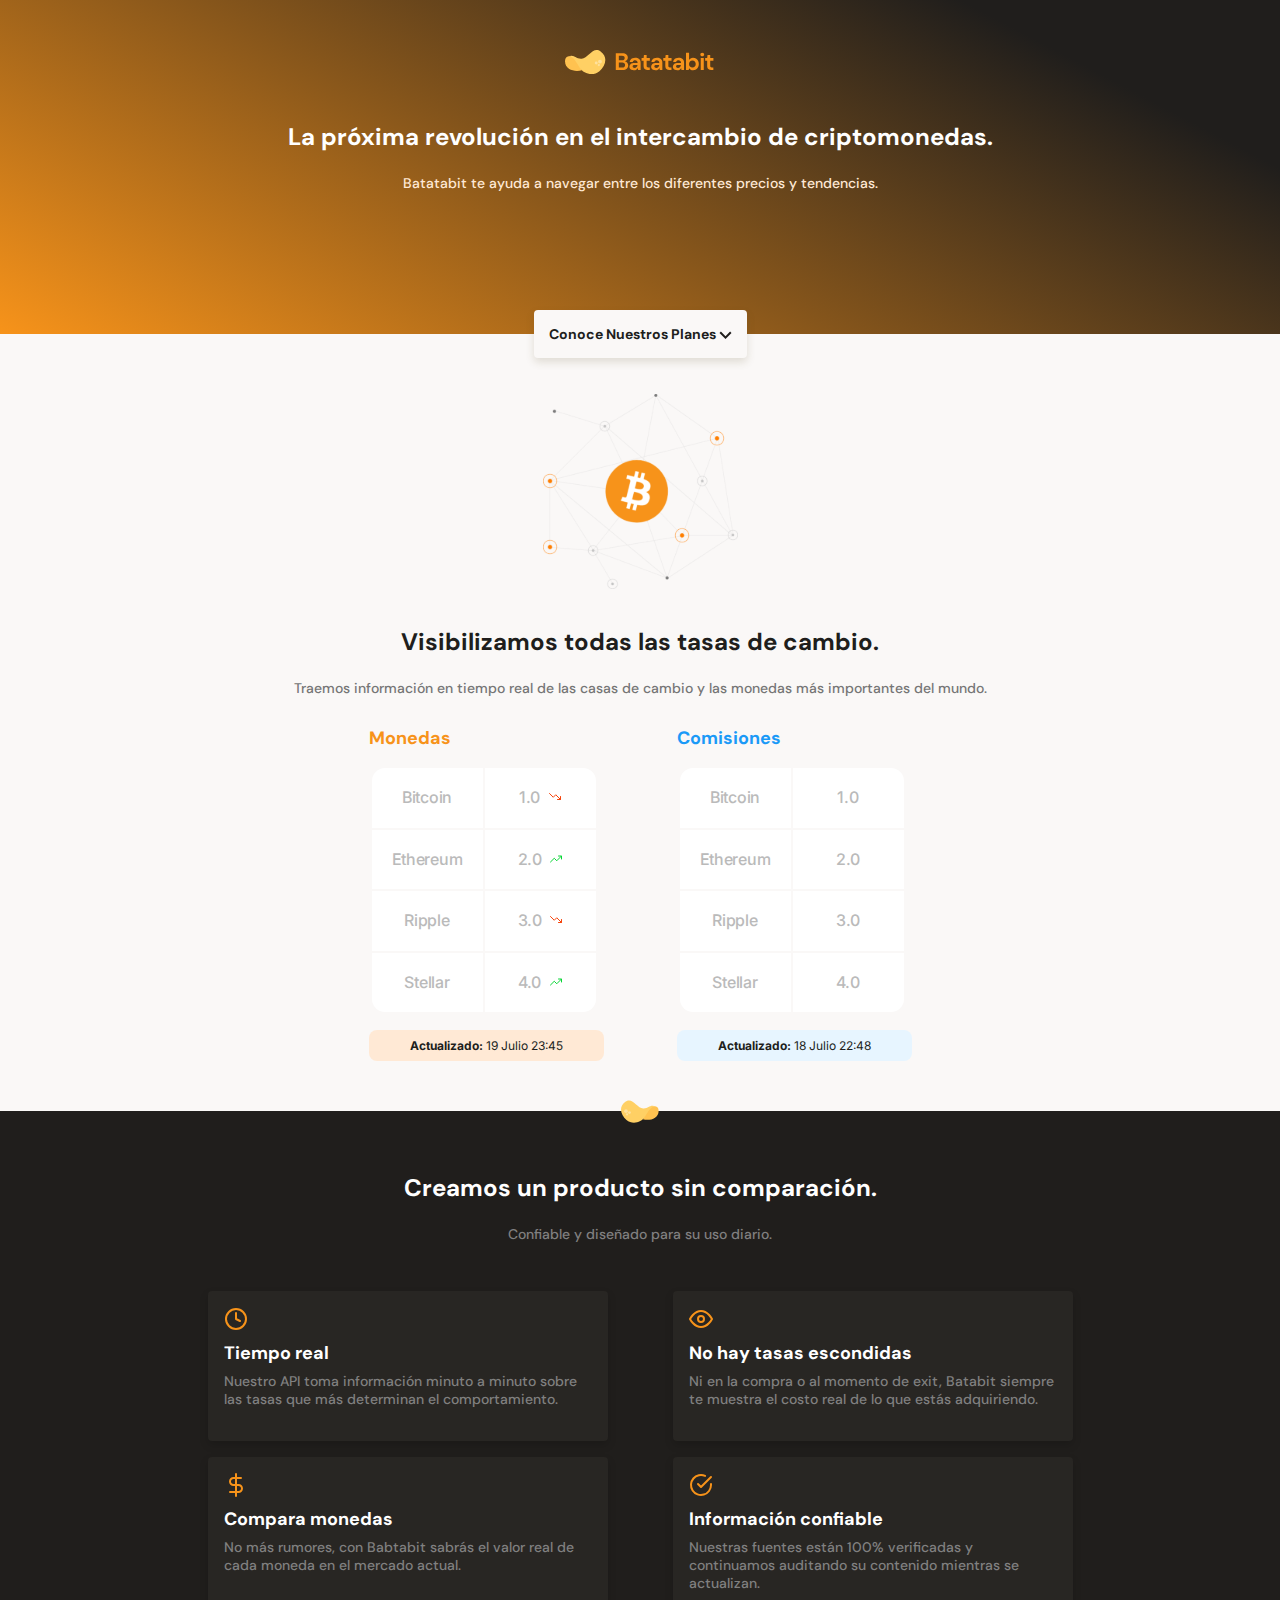
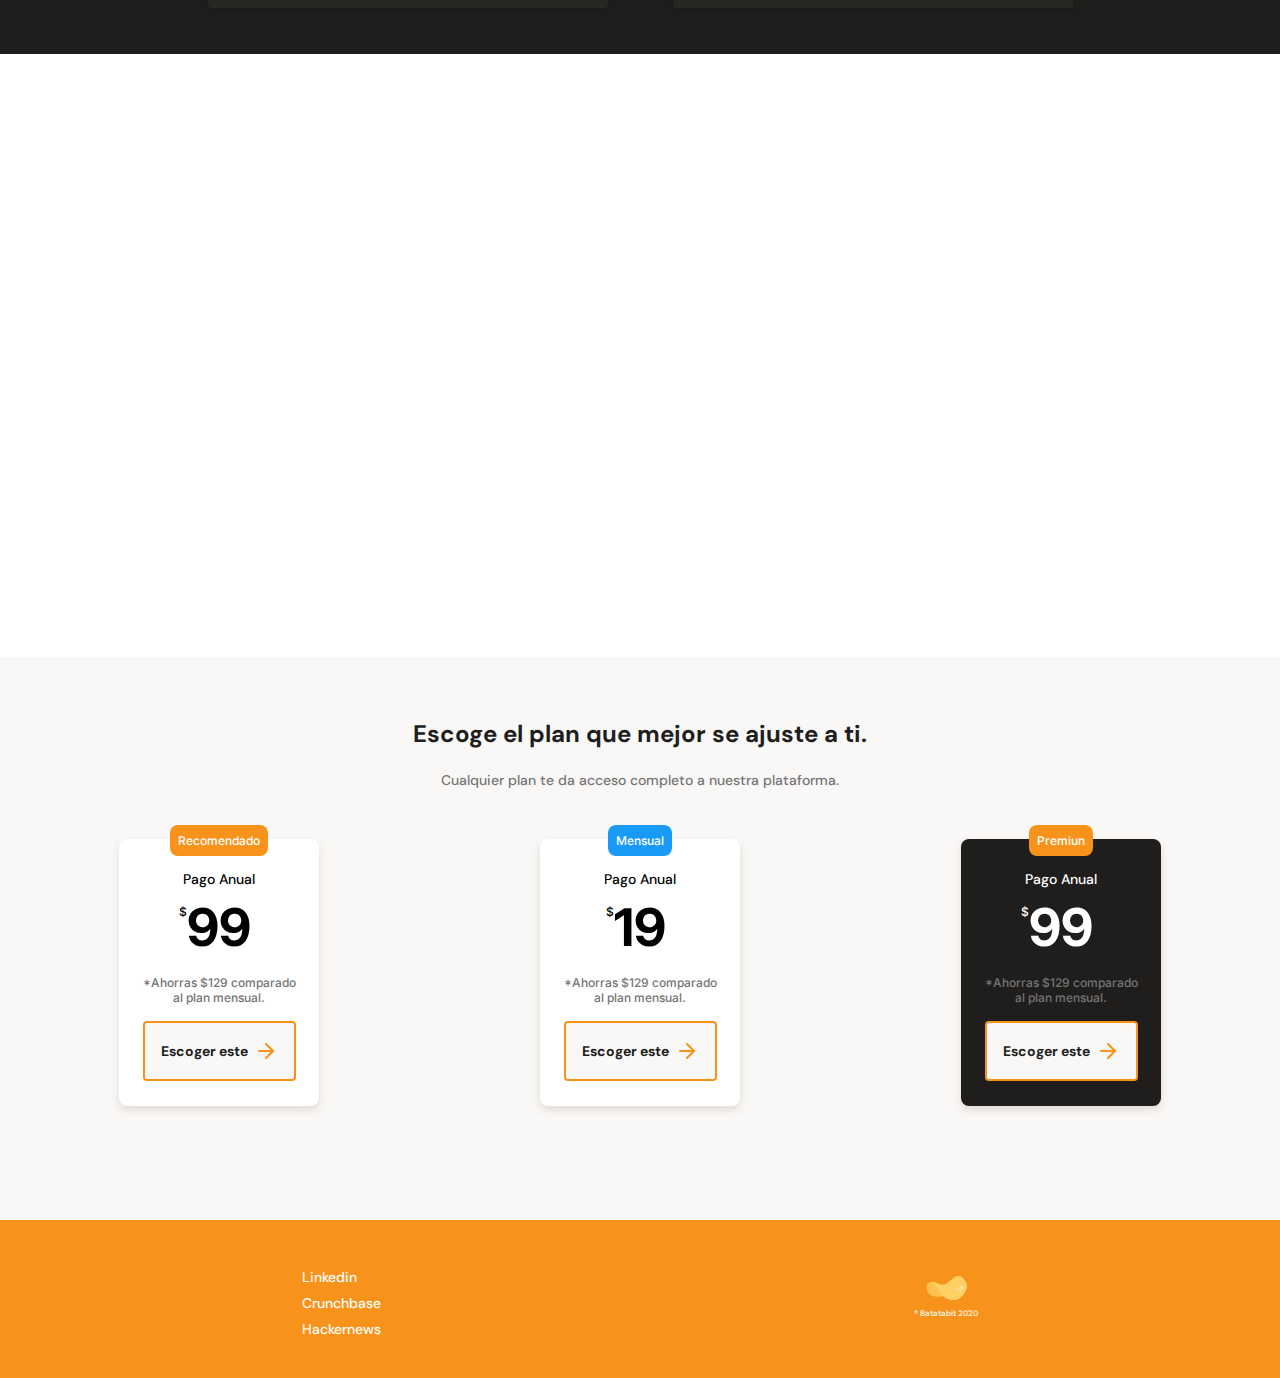
<file: index.html>
<!DOCTYPE html>
<html lang="es">
  <head>
    <meta charset="UTF-8" />
    <meta http-equiv="X-UA-Compatible" content="IE=edge" />
    <meta name="viewport" content="width=device-width, initial-scale=1.0" />
    <link rel="stylesheet" href="styles/movil.css" />
    <link rel="stylesheet" href="styles/tablet.css" media="(min-width:930px)" />
    <link rel="preconnect" href="https://fonts.gstatic.com" />
    <link
      href="https://fonts.googleapis.com/css2?family=DM+Sans:wght@400;500;700&family=Inter:wght@300;500&display=swap"
      rel="stylesheet"
    />
    <title>Movil First</title>
  </head>
  <body>
    <header>
      <img class="logo" src="assets/img/logo.svg" alt="" />
      <div class="header__text__container">
        <h1 class="header__titulo">
          La próxima revolución en el intercambio de criptomonedas.
        </h1>
        <p class="header__description">
          Batatabit te ayuda a navegar entre los diferentes precios y
          tendencias.
        </p>
        <a class="header__conoce" href="#planes">
          Conoce Nuestros Planes
          <img src="assets/icons/down-arrow.svg" />
        </a>
      </div>
    </header>
    <main>
      <section class="tasas">
        <img class="tasas__logo" src="assets/img/Bitcoin.svg" alt="" />
        <h2>Visibilizamos todas las tasas de cambio.</h2>
        <p class="tasas__descripcion">
          Traemos información en tiempo real de las casas de cambio y las
          monedas más importantes del mundo.
        </p>
        <section class="tablas__informativas">
          <div class="tabla__monedas">
            <h3 class="tabla__monedas__title">Monedas</h3>
            <table>
              <tr>
                <td class="top__left">Bitcoin</td>
                <td class="tabla__tendencia__precio__icono top__right">
                  1.0 <img src="assets/icons/trending-down.svg" alt="" />
                </td>
              </tr>
              <tr>
                <td>Ethereum</td>
                <td class="tabla__tendencia__precio__icono">
                  2.0 <img src="assets/icons/trending-up.svg" alt="" />
                </td>
              </tr>
              <tr>
                <td>Ripple</td>
                <td class="tabla__tendencia__precio__icono">
                  3.0 <img src="assets/icons/trending-down.svg" alt="" />
                </td>
              </tr>
              <tr>
                <td class="botom__left">Stellar</td>
                <td class="tabla__tendencia__precio__icono botom__right">
                  4.0 <img src="assets/icons/trending-up.svg" alt="" />
                </td>
              </tr>
            </table>
            <p class="tabla__aviso"><b> Actualizado: </b>19 Julio 23:45</p>
          </div>
          <div class="tabla__comisiones">
            <h3 class="tabla__comisiones__title">Comisiones</h3>
            <table>
              <tr>
                <td class="top__left">Bitcoin</td>
                <td class="tabla__tendencia__precio__icono top__right">1.0</td>
              </tr>
              <tr>
                <td>Ethereum</td>
                <td class="tabla__tendencia__precio__icono">2.0</td>
              </tr>
              <tr>
                <td>Ripple</td>
                <td class="tabla__tendencia__precio__icono">3.0</td>
              </tr>
              <tr>
                <td class="botom__left">Stellar</td>
                <td class="tabla__tendencia__precio__icono botom__right">
                  4.0
                </td>
              </tr>
            </table>
            <p class="tabla__aviso"><b> Actualizado: </b>18 Julio 22:48</p>
          </div>
        </section>
      </section>
      <section class="beneficios">
        <img
          class="beneficios__header__img"
          src="assets/icons/batata.svg"
          alt=""
        />
        <h2 class="beneficios__titulo">Creamos un producto sin comparación.</h2>
        <p class="beneficios__descripcion">
          Confiable y diseñado para su uso diario.
        </p>
        <div class="beneficios__cards__container">
          <div class="beneficios__card">
            <img
              class="beneficios__card__icon"
              src="assets/icons/clock.svg"
              alt=""
            />
            <h3 class="beneficios__card_titulo">Tiempo real</h3>
            <p class="beneficios__card__descripcion">
              Nuestro API toma información minuto a minuto sobre las tasas que
              más determinan el comportamiento.
            </p>
          </div>
          <div class="beneficios__card">
            <img
              class="beneficios__card__icon"
              src="assets/icons/eye.svg"
              alt=""
            />
            <h3 class="beneficios__card_titulo">No hay tasas escondidas</h3>
            <p class="beneficios__card__descripcion">
              Ni en la compra o al momento de exit, Batabit siempre te muestra
              el costo real de lo que estás adquiriendo.
            </p>
          </div>
          <div class="beneficios__card">
            <img
              class="beneficios__card__icon"
              src="assets/icons/dollar-sign.svg"
              alt=""
            />
            <h3 class="beneficios__card_titulo">Compara monedas</h3>
            <p class="beneficios__card__descripcion">
              No más rumores, con Babtabit sabrás el valor real de cada moneda
              en el mercado actual.
            </p>
          </div>
          <div class="beneficios__card">
            <img
              class="beneficios__card__icon"
              src="assets/icons/check-circle.svg"
              alt=""
            />
            <h3 class="beneficios__card_titulo">Información confiable</h3>
            <p class="beneficios__card__descripcion">
              Nuestras fuentes están 100% verificadas y continuamos auditando su
              contenido mientras se actualizan.
            </p>
          </div>
        </div>
      </section>
      <section class="comodin">
        <h2 class="comodin__title">Conócelo hoy.</h2>
      </section>
      <section class="planes" id="planes">
        <h2 class="planes__title">Escoge el plan que mejor se ajuste a ti.</h2>
        <p class="planes__description">
          Cualquier plan te da acceso completo a nuestra plataforma.
        </p>
        <section class="planes__container__slider">
          <div class="planes__card">
            <p class="planes__card__boton">Recomendado</p>
            <h3 class="planes__card__title">Pago Anual</h3>
            <h2 class="planes__card__price"><span>$</span>99</h2>
            <p class="planes__card__aviso">
              *Ahorras $129 comparado al plan mensual.
            </p>
            <div class="planes__card__action">
              <p class="planes__card__action__text">Escoger este</p>
              <div class="planes__card__action__icon"></div>
            </div>
          </div>
          <div class="planes__card">
            <p class="planes__card__boton__mensual">Mensual</p>
            <h3 class="planes__card__title">Pago Anual</h3>
            <h2 class="planes__card__price"><span>$</span>19</h2>
            <p class="planes__card__aviso">
              *Ahorras $129 comparado al plan mensual.
            </p>
            <div class="planes__card__action">
              <p class="planes__card__action__text">Escoger este</p>
              <div class="planes__card__action__icon"></div>
            </div>
          </div>
          <div class="planes__card__premiun">
            <p class="planes__card__boton">Premiun</p>
            <h3 class="planes__card__title">Pago Anual</h3>
            <h2 class="planes__card__price"><span>$</span>99</h2>
            <p class="planes__card__aviso">
              *Ahorras $129 comparado al plan mensual.
            </p>
            <div class="planes__card__action">
              <p class="planes__card__action__text">Escoger este</p>
              <div class="planes__card__action__icon"></div>
            </div>
          </div>
        </section>
      </section>
    </main>
    <footer>
      <section class="footer__links">
        <ul>
          <li>Linkedin</li>
          <li>Crunchbase</li>
          <li>Hackernews</li>
        </ul>
      </section>
      <section class="footer__logo">
        <img src="assets/icons/batata.svg" alt="" />
        <h3>® Batatabit 2020</h3>
      </section>
    </footer>
  </body>
</html>
</file>
<file: styles/movil.css>
:root {
  --bitcoin-orange: #f7931a;
  --soft-orange: #ffe9d5;
  --secondary-blue: #1a9af7;
  --soft-blue: #e7f5ff;
  --black: #282623;
  --warm-black: #201e1c;
  --grey: #bababa;
  --off-white: #faf8f7;
  --just-white: #fff;
}

* {
  box-sizing: border-box;
  margin: 0;
  padding: 0;
}

html {
  font-size: 62.5%;
  font-family: "DM Sans", Arial, Helvetica, sans-serif;
  scroll-behavior: smooth;
}

header {
  display: flex;
  text-align: center;
  justify-content: center;
  flex-direction: column;
  background: linear-gradient(207.8deg, #201e1c 16.69%, #f7931a 100%);
  width: 100%;
  height: 334px;
}

header .logo {
  width: 150px;
  height: 24px;
  align-self: center;
  margin: 50px 0;
}

header .header__text__container {
  width: 90%;
  min-width: 288px;
  max-width: 900px;
  height: 218px;
  align-self: center;
}

header .header__titulo {
  font-family: "DM Sans", Arial, Helvetica, sans-serif;
  font-style: normal;
  font-weight: bold;
  line-height: 2.6rem;
  font-size: 2.4rem;
  color: var(--just-white);
  margin-bottom: 24px;
}

header .header__description {
  font-size: 1.4rem;
  color: var(--soft-orange);

  font-family: "DM Sans", Arial, Helvetica, sans-serif;
  font-style: normal;
  font-weight: 500;
  line-height: 18px;

  margin-bottom: 30px;
}

header .header__conoce {
  font-size: 1.4rem;
  font-family: "DM Sans", Arial, Helvetica, sans-serif;
  font-weight: bold;
  line-height: 1.8rem;
  text-decoration: none;
  color: var(--warm-black);
  position: absolute;
  top: 310px;
  background-color: var(--off-white);
  padding: 15px;
  box-shadow: 0px 4px 8px rgb(89 73 30 / 16%);
  border-radius: 4px;
  right: 0;
  left: 0;
  margin-right: auto;
  margin-left: auto;
  width: fit-content;
}

.tasas {
  display: flex;
  flex-direction: column;
  align-items: center;
  text-align: center;
  background-color: var(--off-white);
}

.tasas__logo {
  margin: 60px 0 40px 0;
  background-size: cover;
  background-repeat: no-repeat;
  background-position: center;
}

.tasas h2 {
  font-family: "DM Sans", Arial, Helvetica, sans-serif;
  font-style: normal;
  font-weight: bold;
  font-size: 2.4rem;
  line-height: 2.6rem;
  color: var(--warm-black);

  width: 90%;
  min-width: 288px;
  max-width: 900px;
}

.tasas__descripcion {
  font-family: "DM Sans", Arial, Helvetica, sans-serif;
  font-style: normal;
  font-weight: 500;
  font-size: 1.4rem;
  line-height: 1.8rem;
  color: #757575;
  margin-top: 24px;
  margin-bottom: 30px;

  width: 90%;
}

.tabla__monedas,
.tabla__comisiones {
  width: 70%;
  min-width: 235px;
  max-width: 500px;
  height: 360px;
  margin: 0 auto;
  margin-bottom: 24px;
}

.tabla__comisiones {
  /*margin-top: 24px;*/
}

.tabla__monedas__title,
.tabla__comisiones__title {
  font-weight: bold;
  font-size: 1.8rem;
  line-height: 2.3rem;
  margin-bottom: 15px;
  text-align: left;
}

.tabla__monedas__title {
  color: var(--bitcoin-orange);
}

.tabla__comisiones__title {
  color: var(--secondary-blue);
}

.tabla__monedas table,
.tabla__comisiones table {
  width: 90%;
  min-width: 230px;
  max-width: 300px;
  height: 250px;
  font-family: "Inter", Arial, Helvetica, sans-serif;
  color: #b5b0ac;
  border-radius: 4px;
  border: solid 1px var(--off-white);

  font-style: normal;
  font-weight: normal;
  font-size: 1.4rem;
  line-height: 1.7rem;

  text-align: center;
  letter-spacing: -0.02em;
}

.tabla__monedas table td,
.tabla__comisiones table td {
  width: 50%;
  font-size: 1.6rem;
  font-weight: 500;
  line-height: 1.9rem;
  color: var(--grey);
  background-color: var(--just-white);
}

.tabla__tendencia__precio__icono {
  margin: 0 auto;
}

.tabla__tendencia__precio__icono img {
  margin-left: 5px;
}

.top__left {
  border-radius: 13px 0 0 0;
}

.top__right {
  border-radius: 0 13px 0 0;
}

.botom__left {
  border-radius: 0 0 0 13px;
}

.botom__right {
  border-radius: 0 0 13px 0;
}

.tabla__monedas .tabla__aviso {
  background-color: var(--soft-orange);
  color: var(--warm-black);
}

.tabla__comisiones .tabla__aviso {
  background-color: #e7f5ff;
  color: var(--warm-black);
}

.tabla__aviso {
  margin-top: 15px;
  padding: 8px;
  border-radius: 8px;
  font-family: "Inter", Arial, Helvetica, sans-serif;
  font-style: normal;
  font-size: 1.2rem;
  line-height: 1.5rem;
}

.beneficios {
  display: inline-block;
  position: relative;
  background-color: var(--warm-black);
  color: var(--just-white);
  padding-top: 64px;
  padding-bottom: 46px;
  height: max-content;
  width: 100%;
}

.beneficios__header__img {
  position: absolute;
  left: 0;
  right: 0;
  margin: 0 auto;
  top: -11px;
  width: 38px;
  height: 24px;
}

.beneficios__titulo {
  text-align: center;
  font-family: "DM Sans", Arial, Helvetica, sans-serif;
  font-style: normal;
  font-weight: bold;
  font-size: 2.4rem;
  line-height: 2.6rem;
  margin: 0px 15px 24px 15px;
}

.beneficios__descripcion {
  text-align: center;
  font-family: "DM Sans", Arial, Helvetica, sans-serif;
  font-style: normal;
  font-weight: 500;
  font-size: 1.4rem;
  line-height: 1.8rem;
  text-align: center;
  color: #808080;
  margin: 24px 15px 32px 15px;
}

.beneficios__card {
  width: 90%;
  min-width: 280px;
  max-width: 400px;
  min-height: 150px;
  margin: 0 auto;
  background-color: var(--black);
  padding: 16px;
  box-shadow: 0px 4px 8px rgba(0, 0, 0, 0.16);
  border-radius: 4px;
  margin-top: 16px;
}

.beneficios__card__icon {
  width: 24px;
  height: 24px;
  margin-bottom: 10px;
}

.beneficios__card_titulo {
  font-family: "DM Sans", Arial, Helvetica, sans-serif;
  font-style: normal;
  font-weight: bold;
  font-size: 1.8rem;
  line-height: 1.8rem;
  color: var(--just-white);
  margin-bottom: 10px;
}

.beneficios__card__descripcion {
  font-family: "DM Sans", Arial, Helvetica, sans-serif;
  font-style: normal;
  font-weight: 500;
  font-size: 1.4rem;
  line-height: 1.8rem;
  color: #808080;
}

.comodin {
  background-image: url("https://i.ibb.co/dQ3gvV3/amorcito.jpg");
  background-repeat: no-repeat;
  background-size: cover;
  background-position: center;

  width: 100%;
  height: 67vh;
  overflow: hidden;
}

.comodin__title {
  font-family: "DM Sans", Arial, Helvetica, sans-serif;
  font-style: normal;
  font-weight: bold;
  font-size: 2.4rem;
  line-height: 2.6rem;
  text-align: center;
  color: #ffffff;
  margin-top: 64px;
}

.planes {
  background-color: var(--off-white);
  height: auto;
  padding: 64px 15px;
  width: 100%;
}

.planes__title {
  font-family: "DM Sans", Arial, Helvetica, sans-serif;
  font-style: normal;
  font-weight: bold;
  font-size: 2.4rem;
  line-height: 2.6rem;
  text-align: center;
  color: var(--warm-black);
}

.planes__description {
  font-family: DM Sans;
  font-style: normal;
  font-weight: 500;
  font-size: 1.4rem;
  line-height: 1.8rem;
  text-align: center;
  color: #757575;
  margin-top: 24px;
}

.planes__card {
  margin-top: 50px;
  background-color: var(--just-white);
  border-radius: 8px;
  width: 60%;
  min-width: 190px;
  max-width: 200px;
  margin: 50px auto;
  min-height: 250px;
  height: auto;
  position: relative;
  box-shadow: 0px 4px 8px rgba(89, 73, 30, 0.16);
  padding-bottom: 1px;
  scroll-snap-align: center;
}

.planes__card__premiun {
  margin-top: 50px;
  scroll-snap-align: center;
  background-color: var(--warm-black);
  border-radius: 8px;
  width: 60%;
  min-width: 190px;
  max-width: 200px;
  margin: 50px auto;
  min-height: 250px;
  height: auto;
  position: relative;
  box-shadow: 0px 4px 8px rgba(89, 73, 30, 0.16);
  padding-bottom: 1px;
  color: var(--just-white);
}

.planes__card__boton {
  padding: 8px;
  font-family: "Inter", Arial, Helvetica, sans-serif;
  font-style: normal;
  font-weight: 500;
  font-size: 1.2rem;
  line-height: 1.5rem;
  text-align: center;
  color: var(--just-white);
  background-color: var(--bitcoin-orange);
  width: fit-content;
  border-radius: 8px;
  position: absolute;
  left: 0;
  right: 0;
  margin-left: auto;
  margin-right: auto;
  top: -14px;
}

.planes__card__boton__mensual {
  padding: 8px;
  font-family: "Inter", Arial, Helvetica, sans-serif;
  font-style: normal;
  font-weight: 500;
  font-size: 1.2rem;
  line-height: 1.5rem;
  text-align: center;
  color: var(--just-white);
  background-color: var(--secondary-blue);
  width: fit-content;
  border-radius: 8px;
  position: absolute;
  left: 0;
  right: 0;
  margin-left: auto;
  margin-right: auto;
  top: -14px;
}

.planes__card__title {
  text-align: center;
  font-family: "DM Sans", Arial, Helvetica, sans-serif;
  font-style: normal;
  font-weight: 500;
  font-size: 1.4rem;
  line-height: 1.8rem;
  padding-top: 31px;
}

.planes__card__price {
  font-family: "Inter", Arial, Helvetica, sans-serif;
  font-style: normal;
  font-weight: bold;
  font-size: 5.2rem;
  line-height: 6.3rem;
  padding-top: 8px;
  text-align: center;
  position: relative;
  position: relative;
  width: fit-content;
  margin: 0 auto;
}

.planes__card__price span {
  font-family: Inter;
  font-style: normal;
  font-weight: 500;
  font-size: 1.2rem;
  line-height: 1.5rem;
  letter-spacing: -0.08em;
  position: absolute;
  left: -8px;
  top: 16px;
}

.planes__card__aviso {
  font-family: "Inter", Arial, Helvetica, sans-serif;
  font-style: normal;
  font-weight: 500;
  font-size: 1.2rem;
  line-height: 1.5rem;
  text-align: center;
  color: #757575;
  max-width: 80%;
  margin: 0 auto;
  margin-top: 16px;
}

.planes__card__action {
  background: #faf8f7;
  border: 2px solid #f7931a;
  border-radius: 4px;
  width: fit-content;
  margin: 0 auto;
  margin-top: 16px;
  margin-bottom: 24px;
  padding: 16px;
  display: flex;
  justify-content: center;
  align-content: center;
}

.planes__card__action__text {
  font-family: "DM Sans", Arial, Helvetica, sans-serif;
  font-style: normal;
  font-weight: bold;
  font-size: 1.4rem;
  line-height: 1.8rem;
  text-align: center;
  align-self: center;
  color: var(--warm-black);
}

.planes__card__action__icon {
  background-image: url("/assets/icons/orange-right-arrow.svg");
  background-repeat: no-repeat;
  background-position: right;
  height: 24px;
  width: 24px;
  display: inline-block;
  margin-left: 6px;
}

.planes__container__slider {
  display: flex;
  gap: 13px;
  height: auto;
  overflow-x: scroll;
  overscroll-behavior-x: contain;
  scroll-snap-type: x proximity;
}


.planes__container__slider::-webkit-scrollbar{
  display: none;
}

footer {
  display: flex;
  gap: 50px;
  justify-content: space-around;
  padding: 40px 60px;
  background-color: var(--bitcoin-orange);
  color: var(--just-white);
}

.footer__links {
  font-family: "DM Sans";
  font-style: normal;
  font-weight: 500;
  font-size: 1.4rem;
  line-height: 1.8rem;
}

.footer__links li {
  list-style: none;
  margin-top: 8px;
}

.footer__logo {
  text-align: center;
  align-self: center;
}

.footer__logo img {
  transform: scaleX(-1);
}

.footer__logo h3 {
  font-style: normal;
  font-weight: 500;
  font-size: 0.8rem;
  line-height: 1.8rem;
  text-align: center;
}
</file>
<file: styles/tablet.css>
.beneficios__cards__container{
    display: flex;
    flex-wrap: wrap;
    width: 930px;
    margin: 0 auto;
}

.tablas__informativas{
    display: flex;
    gap: 73px;
}

.tabla__comisiones{
    
}
</file>
